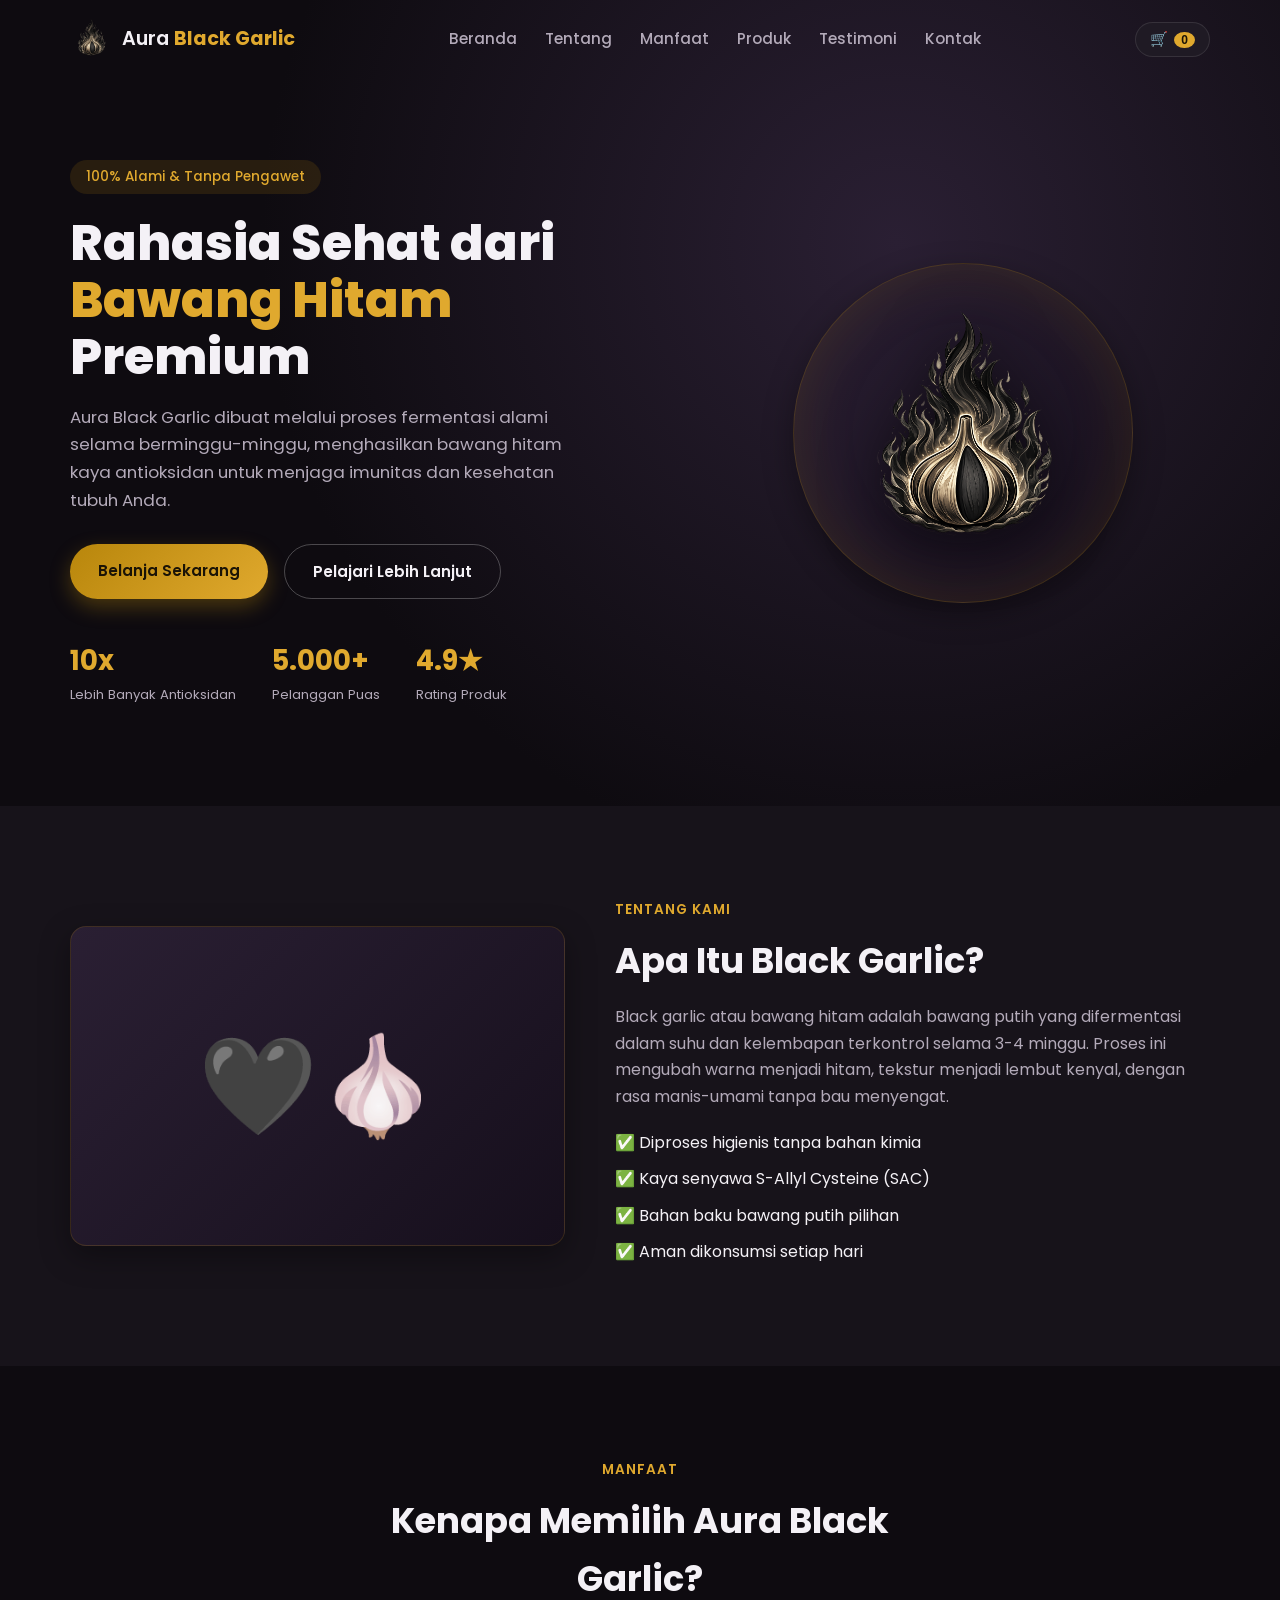
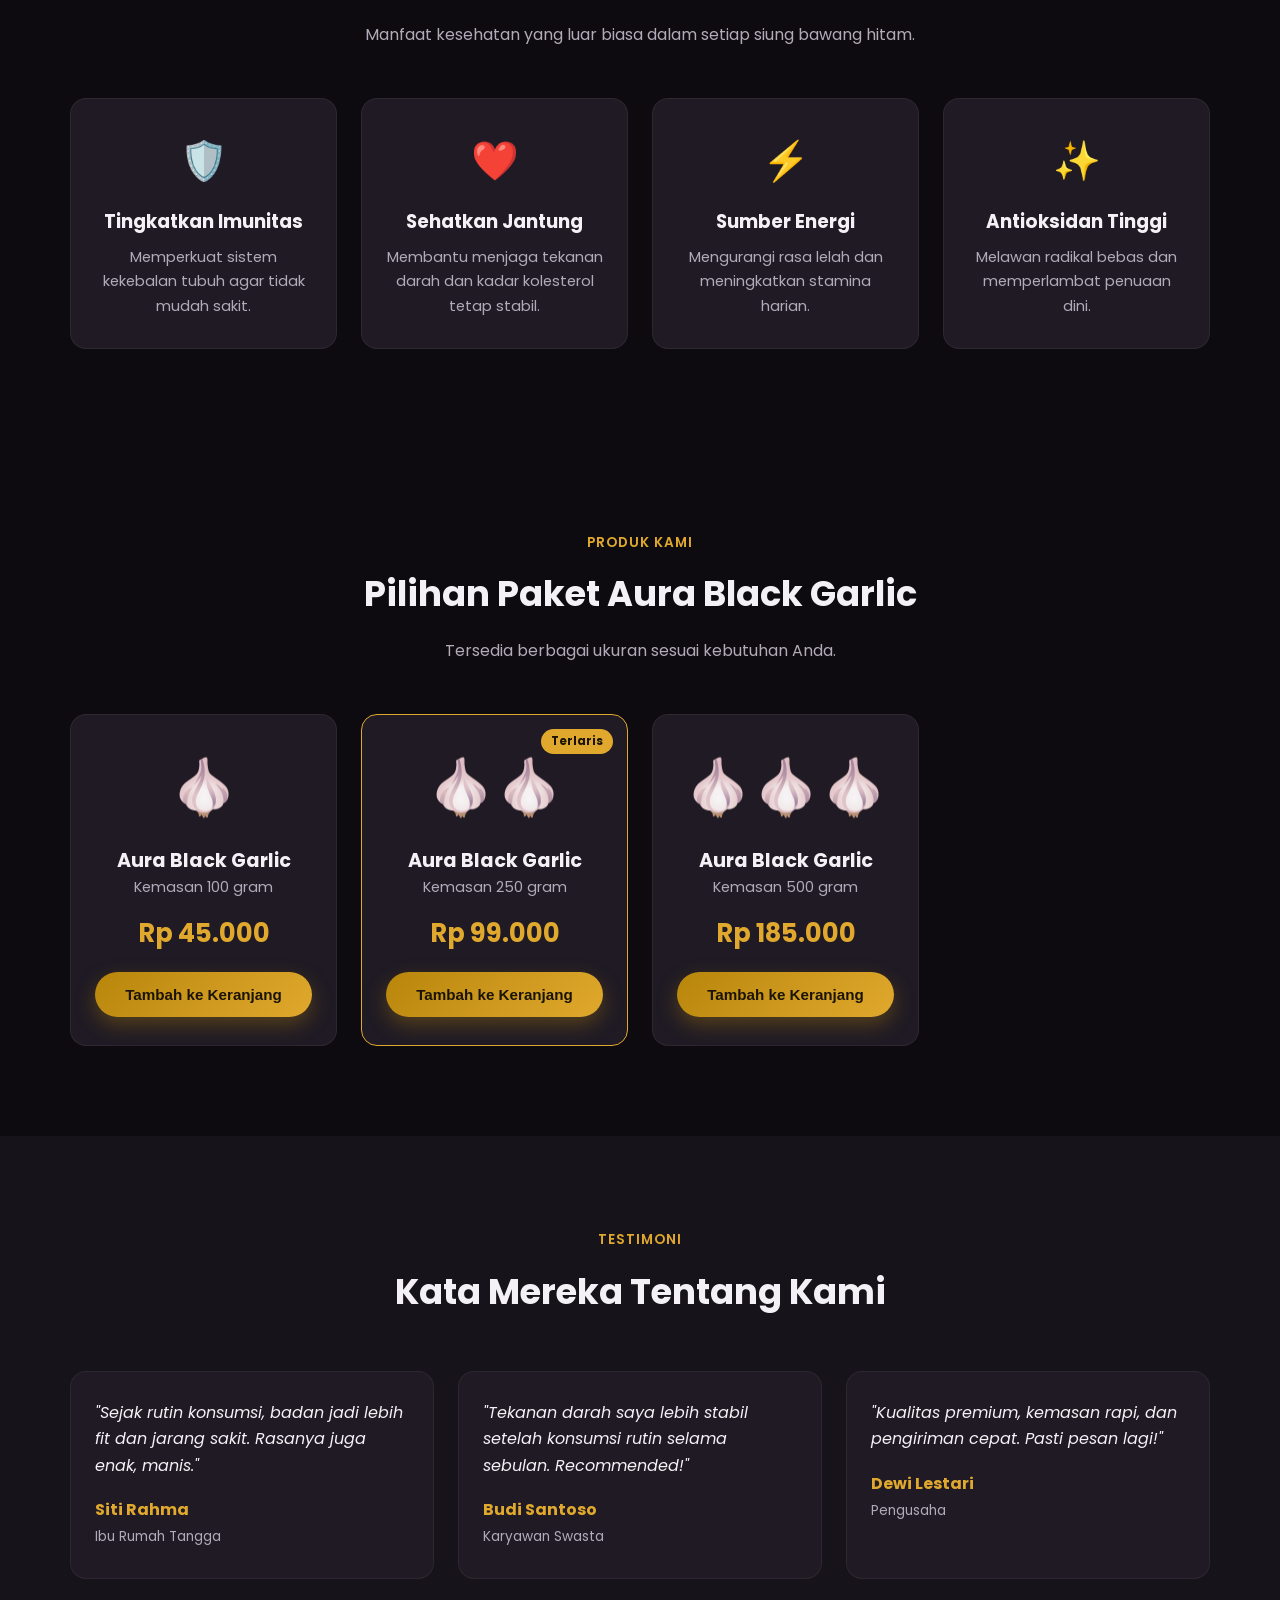
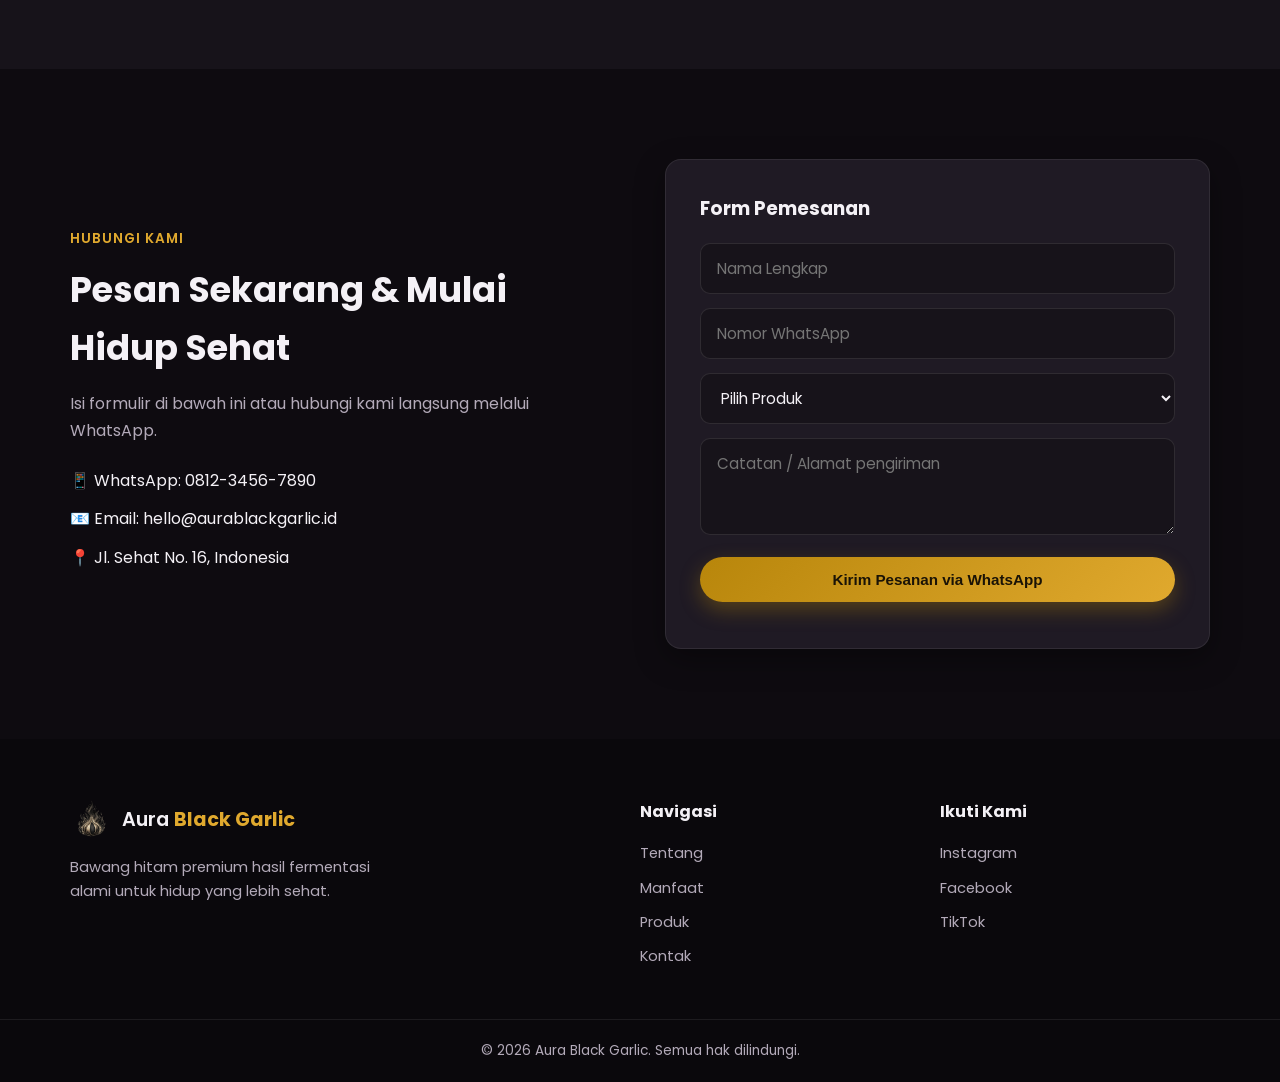
<file: index.html>
<!DOCTYPE html>
<html lang="id">
<head>
  <meta charset="UTF-8" />
  <meta name="viewport" content="width=device-width, initial-scale=1.0" />
  <meta name="description" content="Aura Black Garlic - Bawang hitam premium hasil fermentasi alami, kaya antioksidan untuk kesehatan dan imunitas tubuh." />
  <title>Aura Black Garlic — Bawang Hitam Premium</title>
  <link rel="preconnect" href="https://fonts.googleapis.com" />
  <link rel="preconnect" href="https://fonts.gstatic.com" crossorigin />
  <link href="https://fonts.googleapis.com/css2?family=Poppins:wght@300;400;500;600;700;800&display=swap" rel="stylesheet" />
  <link rel="stylesheet" href="css/style.css" />
</head>
<body>
  <!-- Navbar -->
  <header class="navbar" id="navbar">
    <div class="container nav-inner">
      <a href="#home" class="logo">
        <img src="images/logo.png" alt="Aura Black Garlic Logo" class="logo-img" />
        <span>Aura <strong>Black Garlic</strong></span>
      </a>
      <nav class="nav-links" id="navLinks">
        <a href="#home">Beranda</a>
        <a href="#about">Tentang</a>
        <a href="#benefits">Manfaat</a>
        <a href="#products">Produk</a>
        <a href="#testimoni">Testimoni</a>
        <a href="#contact">Kontak</a>
      </nav>
      <div class="nav-actions">
        <button class="cart-btn" id="cartBtn" aria-label="Keranjang">
          🛒 <span class="cart-count" id="cartCount">0</span>
        </button>
        <button class="hamburger" id="hamburger" aria-label="Menu">
          <span></span><span></span><span></span>
        </button>
      </div>
    </div>
  </header>

  <!-- Hero -->
  <section class="hero" id="home">
    <div class="container hero-inner">
      <div class="hero-text">
        <span class="badge">100% Alami &amp; Tanpa Pengawet</span>
        <h1>Rahasia Sehat dari <span class="highlight">Bawang Hitam</span> Premium</h1>
        <p>Aura Black Garlic dibuat melalui proses fermentasi alami selama berminggu-minggu, menghasilkan bawang hitam kaya antioksidan untuk menjaga imunitas dan kesehatan tubuh Anda.</p>
        <div class="hero-cta">
          <a href="#products" class="btn btn-primary">Belanja Sekarang</a>
          <a href="#about" class="btn btn-ghost">Pelajari Lebih Lanjut</a>
        </div>
        <div class="hero-stats">
          <div><strong>10x</strong><span>Lebih Banyak Antioksidan</span></div>
          <div><strong>5.000+</strong><span>Pelanggan Puas</span></div>
          <div><strong>4.9★</strong><span>Rating Produk</span></div>
        </div>
      </div>
      <div class="hero-image">
        <div class="hero-circle">
          <img src="images/logo.png" alt="Aura Black Garlic" class="hero-logo-img"/>
        </div>
      </div>
    </div>
  </section>

  <!-- About -->
  <section class="section about" id="about">
    <div class="container about-inner">
      <div class="about-image">
        <div class="about-img-box">🖤🧄</div>
      </div>
      <div class="about-text">
        <span class="section-tag">Tentang Kami</span>
        <h2>Apa Itu Black Garlic?</h2>
        <p>Black garlic atau bawang hitam adalah bawang putih yang difermentasi dalam suhu dan kelembapan terkontrol selama 3-4 minggu. Proses ini mengubah warna menjadi hitam, tekstur menjadi lembut kenyal, dengan rasa manis-umami tanpa bau menyengat.</p>
        <ul class="check-list">
          <li>✅ Diproses higienis tanpa bahan kimia</li>
          <li>✅ Kaya senyawa S-Allyl Cysteine (SAC)</li>
          <li>✅ Bahan baku bawang putih pilihan</li>
          <li>✅ Aman dikonsumsi setiap hari</li>
        </ul>
      </div>
    </div>
  </section>

  <!-- Benefits -->
  <section class="section benefits" id="benefits">
    <div class="container">
      <div class="section-head">
        <span class="section-tag">Manfaat</span>
        <h2>Kenapa Memilih Aura Black Garlic?</h2>
        <p>Manfaat kesehatan yang luar biasa dalam setiap siung bawang hitam.</p>
      </div>
      <div class="cards-grid">
        <div class="card">
          <div class="card-icon">🛡️</div>
          <h3>Tingkatkan Imunitas</h3>
          <p>Memperkuat sistem kekebalan tubuh agar tidak mudah sakit.</p>
        </div>
        <div class="card">
          <div class="card-icon">❤️</div>
          <h3>Sehatkan Jantung</h3>
          <p>Membantu menjaga tekanan darah dan kadar kolesterol tetap stabil.</p>
        </div>
        <div class="card">
          <div class="card-icon">⚡</div>
          <h3>Sumber Energi</h3>
          <p>Mengurangi rasa lelah dan meningkatkan stamina harian.</p>
        </div>
        <div class="card">
          <div class="card-icon">✨</div>
          <h3>Antioksidan Tinggi</h3>
          <p>Melawan radikal bebas dan memperlambat penuaan dini.</p>
        </div>
      </div>
    </div>
  </section>

  <!-- Products -->
  <section class="section products" id="products">
    <div class="container">
      <div class="section-head">
        <span class="section-tag">Produk Kami</span>
        <h2>Pilihan Paket Aura Black Garlic</h2>
        <p>Tersedia berbagai ukuran sesuai kebutuhan Anda.</p>
      </div>
      <div class="cards-grid" id="productGrid"></div>
    </div>
  </section>

  <!-- Testimonials -->
  <section class="section testimoni" id="testimoni">
    <div class="container">
      <div class="section-head">
        <span class="section-tag">Testimoni</span>
        <h2>Kata Mereka Tentang Kami</h2>
      </div>
      <div class="cards-grid">
        <div class="testi-card">
          <p>"Sejak rutin konsumsi, badan jadi lebih fit dan jarang sakit. Rasanya juga enak, manis."</p>
          <div class="testi-author"><strong>Siti Rahma</strong><span>Ibu Rumah Tangga</span></div>
        </div>
        <div class="testi-card">
          <p>"Tekanan darah saya lebih stabil setelah konsumsi rutin selama sebulan. Recommended!"</p>
          <div class="testi-author"><strong>Budi Santoso</strong><span>Karyawan Swasta</span></div>
        </div>
        <div class="testi-card">
          <p>"Kualitas premium, kemasan rapi, dan pengiriman cepat. Pasti pesan lagi!"</p>
          <div class="testi-author"><strong>Dewi Lestari</strong><span>Pengusaha</span></div>
        </div>
      </div>
    </div>
  </section>

  <!-- Contact / Order -->
  <section class="section contact" id="contact">
    <div class="container contact-inner">
      <div class="contact-text">
        <span class="section-tag">Hubungi Kami</span>
        <h2>Pesan Sekarang &amp; Mulai Hidup Sehat</h2>
        <p>Isi formulir di bawah ini atau hubungi kami langsung melalui WhatsApp.</p>
        <ul class="contact-list">
          <li>📱 WhatsApp: 0812-3456-7890</li>
          <li>📧 Email: hello@aurablackgarlic.id</li>
          <li>📍 Jl. Sehat No. 16, Indonesia</li>
        </ul>
      </div>
      <form class="contact-form" id="orderForm">
        <h3>Form Pemesanan</h3>
        <input type="text" id="name" placeholder="Nama Lengkap" required />
        <input type="tel" id="phone" placeholder="Nomor WhatsApp" required />
        <select id="product" required>
          <option value="">Pilih Produk</option>
          <option value="Aura Black Garlic 100g - Rp 35.000">Aura Black Garlic 100g - Rp 45.000</option>
          <option value="Aura Black Garlic 250g - Rp 75.000">Aura Black Garlic 250g - Rp 99.000</option>
          <option value="Aura Black Garlic 500g - Rp 150.000">Aura Black Garlic 500g - Rp 185.000</option>
        </select>
        <textarea id="message" placeholder="Catatan / Alamat pengiriman" rows="3"></textarea>
        <button type="submit" class="btn btn-primary full">Kirim Pesanan via WhatsApp</button>
        <p class="form-note" id="formNote"></p>
      </form>
    </div>
  </section>

  <!-- Footer -->
  <footer class="footer">
    <div class="container footer-inner">
      <div class="footer-brand">
        <a href="#home" class="logo logo-light">
          <img src="images/logo.png" alt="Aura Black Garlic Logo" class="logo-img" />
          <span>Aura <strong>Black Garlic</strong></span>
        </a>
        <p>Bawang hitam premium hasil fermentasi alami untuk hidup yang lebih sehat.</p>
      </div>
      <div class="footer-col">
        <h4>Navigasi</h4>
        <a href="#about">Tentang</a>
        <a href="#benefits">Manfaat</a>
        <a href="#products">Produk</a>
        <a href="#contact">Kontak</a>
      </div>
      <div class="footer-col">
        <h4>Ikuti Kami</h4>
        <a href="#">Instagram</a>
        <a href="#">Facebook</a>
        <a href="#">TikTok</a>
      </div>
    </div>
    <div class="footer-bottom">
      <p>&copy; <span id="year"></span> Aura Black Garlic. Semua hak dilindungi.</p>
    </div>
  </footer>

  <script src="js/script.js"></script>
</body>
</html>
</file>
<file: css/style.css>
/* ===== Variables & Reset ===== */
:root {
  --bg: #0e0b10;
  --bg-soft: #17131a;
  --card: #1f1a24;
  --primary: #b8860b;
  --primary-light: #e0a92e;
  --text: #f4f1f6;
  --muted: #b3aab9;
  --white: #ffffff;
  --radius: 16px;
  --shadow: 0 10px 30px rgba(0, 0, 0, 0.35);
  --max: 1140px;
}

* { margin: 0; padding: 0; box-sizing: border-box; }

html { scroll-behavior: smooth; }

body {
  font-family: 'Poppins', sans-serif;
  background: var(--bg);
  color: var(--text);
  line-height: 1.65;
  overflow-x: hidden;
}

.container { width: 90%; max-width: var(--max); margin: 0 auto; }

a { text-decoration: none; color: inherit; }
ul { list-style: none; }
img { max-width: 100%; }

/* ===== Buttons ===== */
.btn {
  display: inline-block;
  padding: 14px 28px;
  border-radius: 50px;
  font-weight: 600;
  font-size: 0.95rem;
  cursor: pointer;
  border: none;
  transition: transform 0.2s ease, box-shadow 0.2s ease, background 0.2s ease;
}
.btn-primary {
  background: linear-gradient(135deg, var(--primary), var(--primary-light));
  color: #1a1306;
  box-shadow: 0 8px 20px rgba(184, 134, 11, 0.35);
}
.btn-primary:hover { transform: translateY(-3px); box-shadow: 0 12px 28px rgba(184, 134, 11, 0.5); }
.btn-ghost {
  background: transparent;
  color: var(--text);
  border: 1.5px solid rgba(255, 255, 255, 0.25);
}
.btn-ghost:hover { border-color: var(--primary-light); color: var(--primary-light); }
.btn.full { width: 100%; }

/* ===== Navbar ===== */
.navbar {
  position: fixed;
  top: 0; left: 0; right: 0;
  z-index: 100;
  padding: 18px 0;
  transition: background 0.3s ease, padding 0.3s ease, box-shadow 0.3s ease;
}
.navbar.scrolled {
  background: rgba(14, 11, 16, 0.92);
  backdrop-filter: blur(12px);
  padding: 12px 0;
  box-shadow: 0 4px 20px rgba(0, 0, 0, 0.4);
}
.nav-inner { display: flex; align-items: center; justify-content: space-between; }
.logo { display: flex; align-items: center; gap: 10px; font-size: 1.2rem; font-weight: 600; }
.logo strong { color: var(--primary-light); }
.logo-img { width: 42px; height: 42px; object-fit: contain; border-radius: 50%; }
.nav-links { display: flex; gap: 28px; }
.nav-links a { font-size: 0.95rem; color: var(--muted); font-weight: 500; transition: color 0.2s; }
.nav-links a:hover { color: var(--primary-light); }
.nav-actions { display: flex; align-items: center; gap: 14px; }
.cart-btn {
  background: var(--card);
  border: 1px solid rgba(255,255,255,0.1);
  color: var(--text);
  padding: 8px 14px;
  border-radius: 50px;
  cursor: pointer;
  font-size: 0.9rem;
  position: relative;
}
.cart-count {
  background: var(--primary-light);
  color: #1a1306;
  border-radius: 50%;
  padding: 1px 7px;
  font-size: 0.75rem;
  font-weight: 700;
  margin-left: 2px;
}
.hamburger { display: none; flex-direction: column; gap: 5px; background: none; border: none; cursor: pointer; }
.hamburger span { width: 26px; height: 3px; background: var(--text); border-radius: 3px; transition: 0.3s; }

/* ===== Hero ===== */
.hero {
  padding: 160px 0 100px;
  background: radial-gradient(circle at 70% 30%, #2a1f33 0%, var(--bg) 60%);
}
.hero-inner { display: grid; grid-template-columns: 1.1fr 0.9fr; align-items: center; gap: 40px; }
.badge {
  display: inline-block;
  background: rgba(184, 134, 11, 0.15);
  color: var(--primary-light);
  padding: 6px 16px;
  border-radius: 50px;
  font-size: 0.85rem;
  font-weight: 500;
  margin-bottom: 20px;
}
.hero-text h1 { font-size: 3.1rem; line-height: 1.15; font-weight: 800; margin-bottom: 18px; }
.highlight { color: var(--primary-light); }
.hero-text p { color: var(--muted); font-size: 1.05rem; max-width: 520px; margin-bottom: 30px; }
.hero-cta { display: flex; gap: 16px; flex-wrap: wrap; margin-bottom: 40px; }
.hero-stats { display: flex; gap: 36px; }
.hero-stats div { display: flex; flex-direction: column; }
.hero-stats strong { font-size: 1.7rem; color: var(--primary-light); }
.hero-stats span { font-size: 0.82rem; color: var(--muted); }
.hero-image { display: flex; justify-content: center; }
.hero-circle {
  width: 340px; height: 340px;
  border-radius: 50%;
  background: linear-gradient(135deg, #2a1f33, #160f1c);
  display: flex; align-items: center; justify-content: center;
  box-shadow: var(--shadow), inset 0 0 60px rgba(184, 134, 11, 0.15);
  border: 1px solid rgba(184, 134, 11, 0.25);
  animation: float 5s ease-in-out infinite;
}
.garlic-emoji { font-size: 9rem; filter: drop-shadow(0 10px 20px rgba(0,0,0,0.5)); }
.hero-logo-img { width: 260px; height: 260px; object-fit: contain; filter: drop-shadow(0 10px 30px rgba(0,0,0,0.6)); }
@keyframes float { 0%,100% { transform: translateY(0); } 50% { transform: translateY(-18px); } }

/* ===== Sections ===== */
.section { padding: 90px 0; }
.section-tag {
  color: var(--primary-light);
  font-weight: 600;
  font-size: 0.85rem;
  letter-spacing: 1px;
  text-transform: uppercase;
}
.section-head { text-align: center; max-width: 620px; margin: 0 auto 50px; }
.section-head h2, .about-text h2, .contact-text h2 { font-size: 2.2rem; font-weight: 700; margin: 10px 0 14px; }
.section-head p { color: var(--muted); }

/* ===== About ===== */
.about { background: var(--bg-soft); }
.about-inner { display: grid; grid-template-columns: 1fr 1.2fr; gap: 50px; align-items: center; }
.about-img-box {
  background: linear-gradient(135deg, #2a1f33, #160f1c);
  border-radius: var(--radius);
  height: 320px;
  display: flex; align-items: center; justify-content: center;
  font-size: 6rem;
  border: 1px solid rgba(184,134,11,0.2);
  box-shadow: var(--shadow);
}
.about-text p { color: var(--muted); margin-bottom: 20px; }
.check-list li { margin-bottom: 10px; color: var(--text); }

/* ===== Cards Grid ===== */
.cards-grid { display: grid; grid-template-columns: repeat(4, 1fr); gap: 24px; }
.card {
  background: var(--card);
  padding: 30px 24px;
  border-radius: var(--radius);
  border: 1px solid rgba(255,255,255,0.06);
  transition: transform 0.25s ease, border-color 0.25s ease;
  text-align: center;
}
.card:hover { transform: translateY(-8px); border-color: rgba(184,134,11,0.4); }
.card-icon { font-size: 2.4rem; margin-bottom: 14px; }
.card h3 { font-size: 1.15rem; margin-bottom: 8px; }
.card p { color: var(--muted); font-size: 0.92rem; }

/* ===== Product cards ===== */
.product-card {
  background: var(--card);
  border-radius: var(--radius);
  border: 1px solid rgba(255,255,255,0.06);
  padding: 28px 24px;
  text-align: center;
  transition: transform 0.25s ease, border-color 0.25s;
  display: flex; flex-direction: column;
}
.product-card.featured { border-color: var(--primary-light); position: relative; }
.product-card.featured::before {
  content: "Terlaris";
  position: absolute; top: 14px; right: 14px;
  background: var(--primary-light); color: #1a1306;
  font-size: 0.72rem; font-weight: 700;
  padding: 3px 10px; border-radius: 50px;
}
.product-card:hover { transform: translateY(-8px); }
.product-emoji { font-size: 3.4rem; margin-bottom: 12px; }
.product-card h3 { font-size: 1.2rem; }
.product-weight { color: var(--muted); font-size: 0.9rem; margin-bottom: 12px; }
.product-price { font-size: 1.6rem; font-weight: 700; color: var(--primary-light); margin-bottom: 18px; }
.product-card .btn { margin-top: auto; }

/* ===== Testimonials ===== */
.testimoni { background: var(--bg-soft); }
.testimoni .cards-grid { grid-template-columns: repeat(3, 1fr); }
.testi-card {
  background: var(--card);
  padding: 28px 24px;
  border-radius: var(--radius);
  border: 1px solid rgba(255,255,255,0.06);
}
.testi-card p { color: var(--text); font-style: italic; margin-bottom: 18px; }
.testi-author strong { display: block; color: var(--primary-light); }
.testi-author span { font-size: 0.85rem; color: var(--muted); }

/* ===== Contact ===== */
.contact-inner { display: grid; grid-template-columns: 1fr 1fr; gap: 50px; align-items: center; }
.contact-text p { color: var(--muted); margin-bottom: 24px; }
.contact-list li { margin-bottom: 12px; }
.contact-form {
  background: var(--card);
  padding: 34px;
  border-radius: var(--radius);
  border: 1px solid rgba(255,255,255,0.08);
  box-shadow: var(--shadow);
}
.contact-form h3 { margin-bottom: 18px; }
.contact-form input, .contact-form select, .contact-form textarea {
  width: 100%;
  padding: 13px 16px;
  margin-bottom: 14px;
  background: var(--bg-soft);
  border: 1px solid rgba(255,255,255,0.1);
  border-radius: 10px;
  color: var(--text);
  font-family: inherit;
  font-size: 0.95rem;
}
.contact-form input:focus, .contact-form select:focus, .contact-form textarea:focus {
  outline: none; border-color: var(--primary-light);
}
.contact-form select option { background: var(--bg); }
.form-note { margin-top: 12px; font-size: 0.9rem; color: var(--primary-light); text-align: center; }

/* ===== Footer ===== */
.footer { background: #0a080c; padding: 60px 0 0; }
.footer-inner { display: grid; grid-template-columns: 2fr 1fr 1fr; gap: 30px; padding-bottom: 40px; }
.footer-brand p { color: var(--muted); margin-top: 14px; max-width: 320px; font-size: 0.92rem; }
.footer-col h4 { margin-bottom: 16px; font-size: 1rem; }
.footer-col a { display: block; color: var(--muted); margin-bottom: 10px; font-size: 0.92rem; transition: color 0.2s; }
.footer-col a:hover { color: var(--primary-light); }
.footer-bottom {
  border-top: 1px solid rgba(255,255,255,0.08);
  padding: 20px 0;
  text-align: center;
  color: var(--muted);
  font-size: 0.85rem;
}

/* ===== Responsive ===== */
@media (max-width: 900px) {
  .hero-inner, .about-inner, .contact-inner { grid-template-columns: 1fr; }
  .cards-grid, .testimoni .cards-grid { grid-template-columns: repeat(2, 1fr); }
  .hero-image { order: -1; }
  .hero-circle { width: 240px; height: 240px; }
  .garlic-emoji { font-size: 6rem; }
  .footer-inner { grid-template-columns: 1fr 1fr; }
}

@media (max-width: 640px) {
  .nav-links {
    position: fixed;
    top: 64px; right: -100%;
    flex-direction: column;
    background: var(--bg-soft);
    width: 70%; height: calc(100vh - 64px);
    padding: 30px;
    gap: 20px;
    transition: right 0.3s ease;
    box-shadow: var(--shadow);
  }
  .nav-links.open { right: 0; }
  .hamburger { display: flex; }
  .hero-text h1 { font-size: 2.2rem; }
  .hero-stats { gap: 20px; flex-wrap: wrap; }
  .cards-grid, .testimoni .cards-grid { grid-template-columns: 1fr; }
  .section-head h2, .about-text h2, .contact-text h2 { font-size: 1.7rem; }
  .footer-inner { grid-template-columns: 1fr; }
}


/* ===== Cart Modal ===== */
#cartModal { display: none; }
#cartModal.active { display: block; }
.cart-overlay {
  position: fixed;
  inset: 0;
  background: rgba(0, 0, 0, 0.6);
  z-index: 200;
}
.cart-panel {
  position: fixed;
  top: 0; right: 0;
  width: 380px; max-width: 90vw;
  height: 100vh;
  background: var(--bg-soft);
  z-index: 201;
  display: flex;
  flex-direction: column;
  box-shadow: -10px 0 40px rgba(0, 0, 0, 0.5);
  animation: slideIn 0.3s ease;
}
@keyframes slideIn { from { transform: translateX(100%); } to { transform: translateX(0); } }
.cart-header {
  display: flex;
  justify-content: space-between;
  align-items: center;
  padding: 20px 24px;
  border-bottom: 1px solid rgba(255,255,255,0.08);
}
.cart-header h3 { font-size: 1.1rem; }
.cart-close {
  background: none;
  border: none;
  color: var(--text);
  font-size: 1.8rem;
  cursor: pointer;
  line-height: 1;
}
.cart-close:hover { color: var(--primary-light); }
.cart-body {
  flex: 1;
  overflow-y: auto;
  padding: 20px 24px;
}
.cart-empty {
  text-align: center;
  color: var(--muted);
  margin-top: 40px;
  font-size: 1rem;
}
.cart-item {
  display: flex;
  justify-content: space-between;
  align-items: center;
  padding: 14px 0;
  border-bottom: 1px solid rgba(255,255,255,0.06);
}
.cart-item-info { display: flex; flex-direction: column; gap: 2px; }
.cart-item-info strong { font-size: 0.95rem; }
.cart-item-info span { font-size: 0.82rem; color: var(--muted); }
.cart-item-price { color: var(--primary-light); }
.cart-item-actions { display: flex; align-items: center; gap: 12px; }
.cart-item-subtotal { font-weight: 600; font-size: 0.95rem; color: var(--primary-light); }
.cart-item-remove {
  background: rgba(255, 80, 80, 0.15);
  border: none;
  color: #ff5050;
  font-size: 1.3rem;
  width: 28px; height: 28px;
  border-radius: 50%;
  cursor: pointer;
  display: flex;
  align-items: center;
  justify-content: center;
}
.cart-item-remove:hover { background: rgba(255, 80, 80, 0.3); }
.cart-footer {
  padding: 20px 24px;
  border-top: 1px solid rgba(255,255,255,0.08);
}
.cart-total {
  display: flex;
  justify-content: space-between;
  font-size: 1.1rem;
  margin-bottom: 16px;
  color: var(--text);
}
</file>
